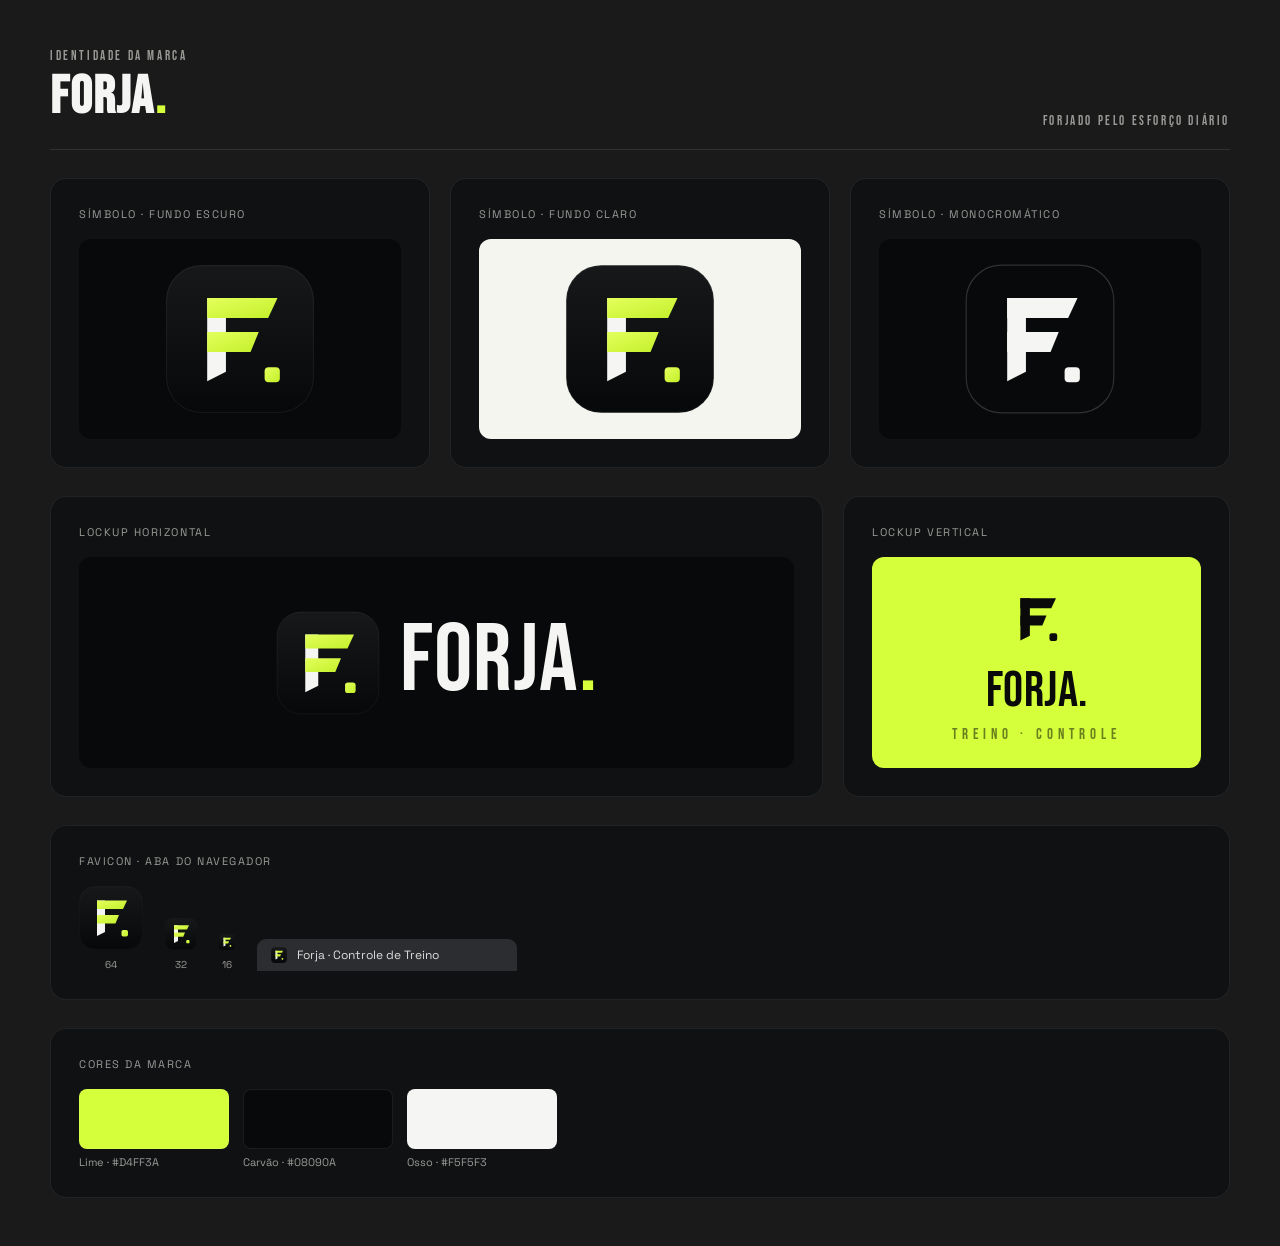
<file: Forja/brand/logo.html>
<!doctype html>
<html lang="pt-BR">
<head>
<meta charset="utf-8"/>
<meta name="viewport" content="width=device-width, initial-scale=1"/>
<title>FORJA · Marca</title>
<link rel="preconnect" href="https://fonts.googleapis.com"/>
<link rel="preconnect" href="https://fonts.gstatic.com" crossorigin/>
<link href="https://fonts.googleapis.com/css2?family=Bebas+Neue&family=Space+Grotesk:wght@400;500;600;700&display=swap" rel="stylesheet"/>
<style>
  :root{
    --accent:#d4ff3a; --bg:#08090a; --bg1:#101113; --text:#f5f5f3; --dim:#9a9a96;
    --f-display:"Bebas Neue",sans-serif; --f-body:"Space Grotesk",sans-serif;
  }
  *{box-sizing:border-box;}
  body{margin:0;background:#1a1a1a;color:var(--text);font-family:var(--f-body);padding:48px;}
  .sheet{max-width:1180px;margin:0 auto;display:flex;flex-direction:column;gap:28px;}
  .head{display:flex;justify-content:space-between;align-items:flex-end;border-bottom:1px solid rgba(255,255,255,0.1);padding-bottom:20px;}
  .head h1{font-family:var(--f-display);font-size:54px;margin:0;letter-spacing:.02em;}
  .eyebrow{font-family:var(--f-display);letter-spacing:.2em;color:var(--dim);font-size:13px;text-transform:uppercase;}
  .grid{display:grid;grid-template-columns:repeat(3,1fr);gap:20px;}
  .card{background:var(--bg1);border:1px solid rgba(255,255,255,0.07);border-radius:16px;padding:28px;display:flex;flex-direction:column;gap:18px;}
  .card .lbl{font-size:11px;letter-spacing:.14em;text-transform:uppercase;color:var(--dim);}
  .frame{flex:1;min-height:200px;border-radius:12px;display:flex;align-items:center;justify-content:center;}
  .on-dark{background:var(--bg);} .on-light{background:#f5f5f0;} .on-accent{background:var(--accent);}
  /* lockup */
  .lockup{display:flex;align-items:center;gap:20px;}
  .word{font-family:var(--f-display);font-size:96px;line-height:.8;letter-spacing:.01em;display:flex;align-items:baseline;}
  .word .dot{color:var(--accent);}
  .word.dark{color:#0a0a0a;}
  .stack{display:flex;flex-direction:column;align-items:center;gap:14px;}
  .tag{font-family:var(--f-display);letter-spacing:.34em;font-size:15px;color:var(--dim);text-transform:uppercase;}
  .row{display:flex;gap:14px;align-items:center;flex-wrap:wrap;}
  .swatch{display:flex;flex-direction:column;gap:6px;}
  .chip{width:100%;height:60px;border-radius:8px;border:1px solid rgba(255,255,255,0.08);}
  .mono{font-family:var(--f-body);font-size:11px;color:var(--dim);}
  .favrow{display:flex;align-items:flex-end;gap:22px;}
  .favbox{display:flex;flex-direction:column;align-items:center;gap:8px;}
  .favbox span{font-size:10px;color:var(--dim);}
  .barbox{display:flex;align-items:center;gap:10px;background:#2b2d30;border-radius:9px 9px 0 0;padding:8px 14px;width:260px;}
  .barbox .t{font-size:12px;color:#ddd;white-space:nowrap;overflow:hidden;text-overflow:ellipsis;}
</style>
</head>
<body>
<div class="sheet">
  <div class="head">
    <div>
      <div class="eyebrow">Identidade da marca</div>
      <h1>FORJA<span style="color:var(--accent)">.</span></h1>
    </div>
    <div class="eyebrow">Forjado pelo esforço diário</div>
  </div>

  <!-- Mark on 3 backgrounds -->
  <div class="grid">
    <div class="card">
      <div class="lbl">Símbolo · fundo escuro</div>
      <div class="frame on-dark"><img id="m1" src="forja-mark.svg" width="150" height="150"/></div>
    </div>
    <div class="card">
      <div class="lbl">Símbolo · fundo claro</div>
      <div class="frame on-light"><img src="forja-mark.svg" width="150" height="150"/></div>
    </div>
    <div class="card">
      <div class="lbl">Símbolo · monocromático</div>
      <div class="frame on-dark"><img src="forja-mark-mono.svg" width="150" height="150"/></div>
    </div>
  </div>

  <!-- Lockups -->
  <div class="grid" style="grid-template-columns:2fr 1fr;">
    <div class="card">
      <div class="lbl">Lockup horizontal</div>
      <div class="frame on-dark">
        <div class="lockup">
          <img src="forja-mark.svg" width="104" height="104"/>
          <div class="word">FORJA<span class="dot">.</span></div>
        </div>
      </div>
    </div>
    <div class="card">
      <div class="lbl">Lockup vertical</div>
      <div class="frame on-accent" style="padding:24px;">
        <div class="stack">
          <img src="forja-mark-mono-dark.svg" width="76" height="76"/>
          <div class="word dark" style="font-size:50px;">FORJA<span style="color:#0a0a0a">.</span></div>
          <div class="tag" style="color:rgba(0,0,0,.5)">Treino · Controle</div>
        </div>
      </div>
    </div>
  </div>

  <!-- Favicon / tab preview -->
  <div class="card">
    <div class="lbl">Favicon · aba do navegador</div>
    <div class="favrow">
      <div class="favbox"><img src="forja-mark.svg" width="64" height="64"/><span>64</span></div>
      <div class="favbox"><img src="forja-mark.svg" width="32" height="32"/><span>32</span></div>
      <div class="favbox"><img src="forja-mark.svg" width="16" height="16"/><span>16</span></div>
      <div class="barbox">
        <img src="forja-mark.svg" width="16" height="16"/>
        <span class="t">Forja · Controle de Treino</span>
      </div>
    </div>
  </div>

  <!-- Colors -->
  <div class="card">
    <div class="lbl">Cores da marca</div>
    <div class="row">
      <div class="swatch" style="width:150px;"><div class="chip" style="background:#d4ff3a;"></div><span class="mono">Lime · #D4FF3A</span></div>
      <div class="swatch" style="width:150px;"><div class="chip" style="background:#08090a;"></div><span class="mono">Carvão · #08090A</span></div>
      <div class="swatch" style="width:150px;"><div class="chip" style="background:#f5f5f3;"></div><span class="mono">Osso · #F5F5F3</span></div>
    </div>
  </div>
</div>
</body>
</html>
</file>
